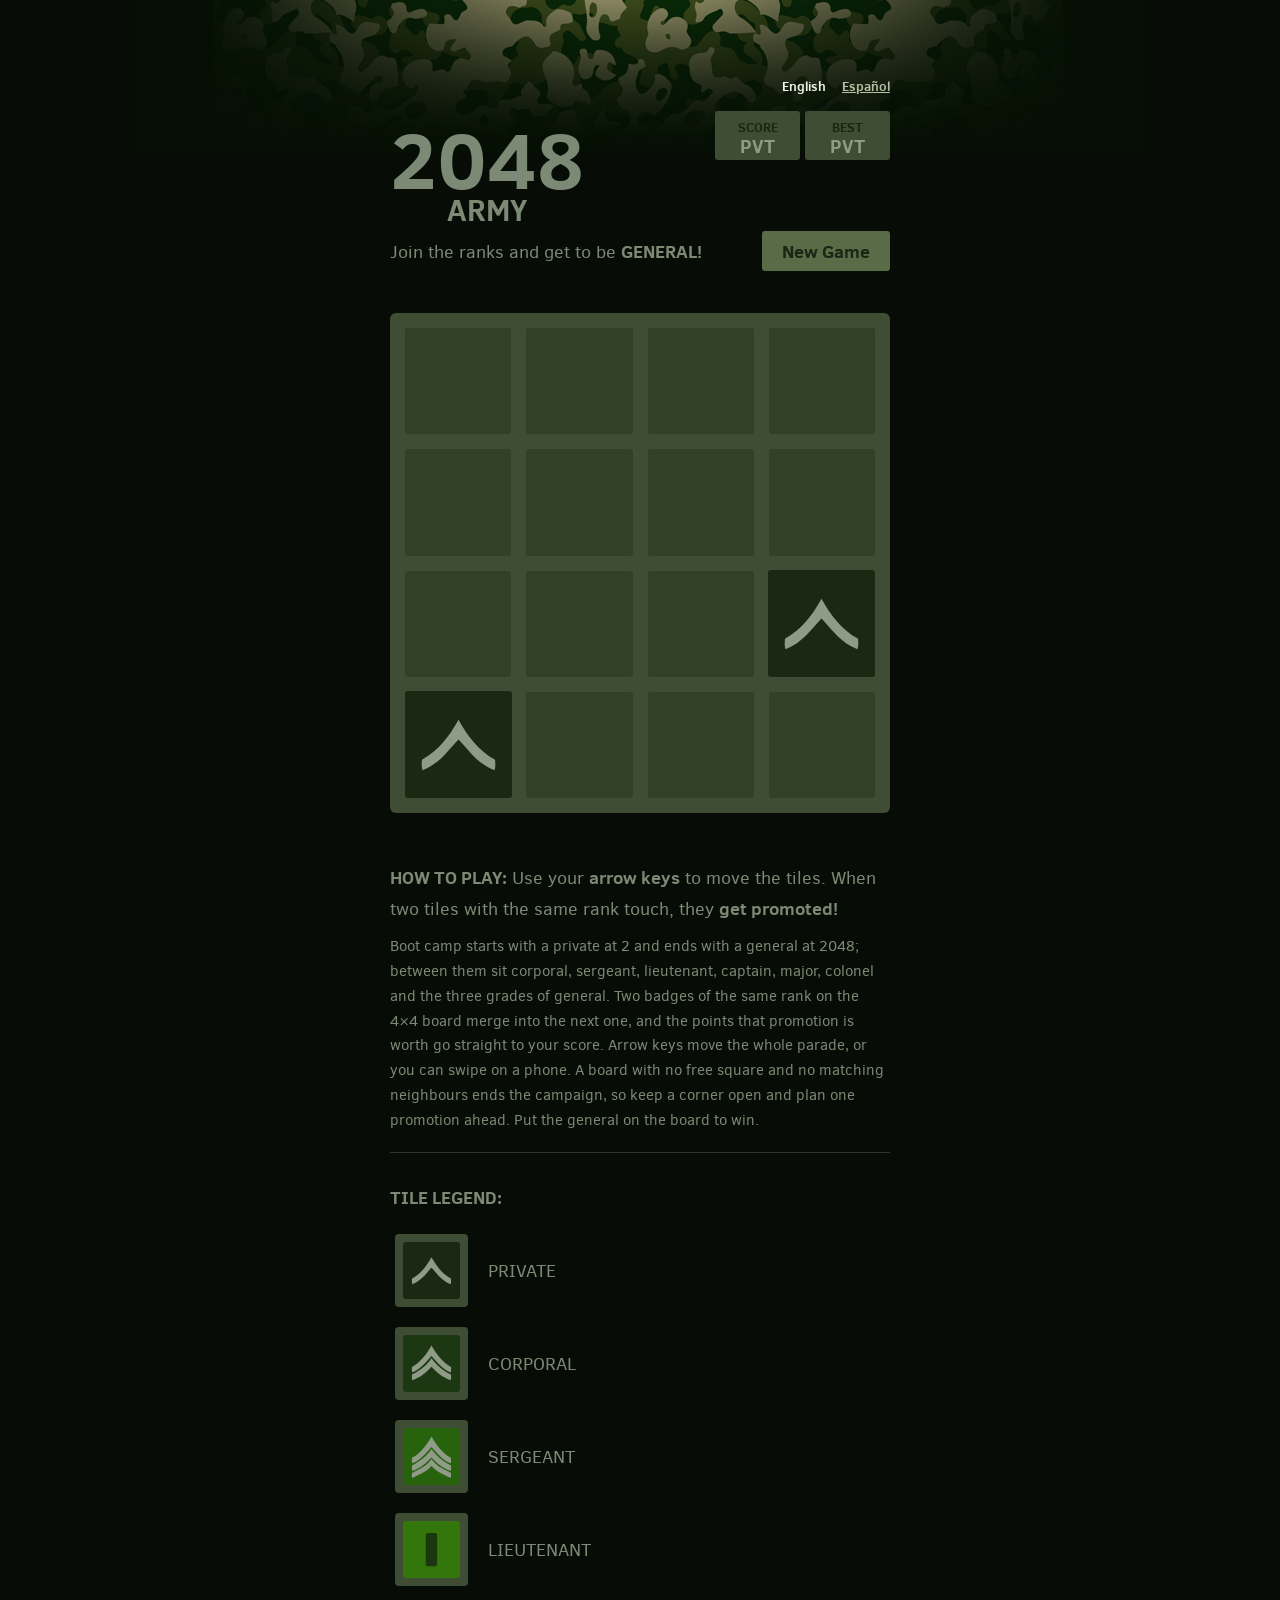
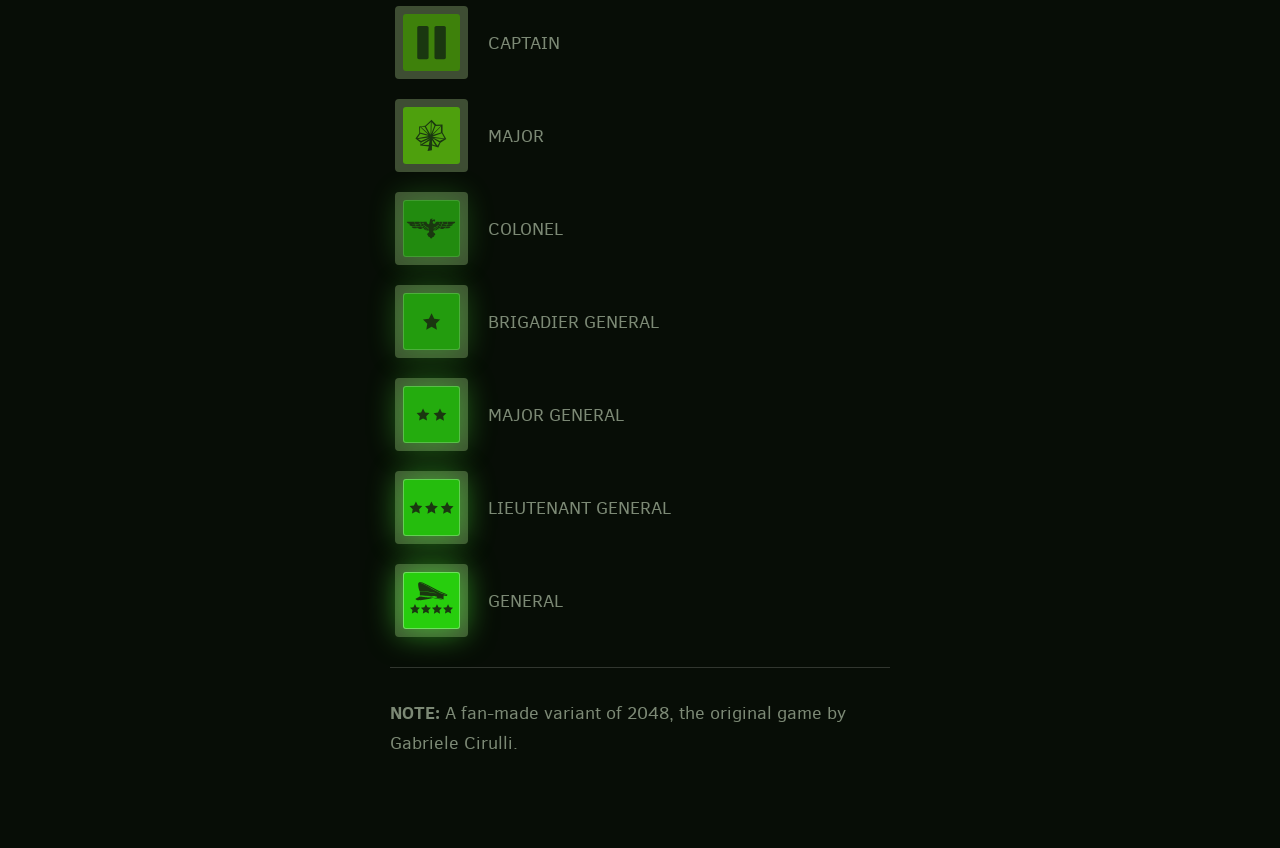
<file: index.html>
<!DOCTYPE html>
<html lang="en">
<head>
  <meta charset="utf-8">
  <title>2048 Army — climb the ranks to general</title>
  <meta name="description" content="Play 2048 Army: merge tiles of the same rank to climb from private to general, and keep the board from filling up with troops.">

  <link rel="canonical" href="https://tile2048.github.io/2048-ARMY/">
  <link rel="alternate" hreflang="en" href="https://tile2048.github.io/2048-ARMY/">
  <link rel="alternate" hreflang="es" href="https://tile2048.github.io/2048-ARMY/es/">
  <link rel="alternate" hreflang="x-default" href="https://tile2048.github.io/2048-ARMY/">

  <meta property="og:type" content="website">
  <meta property="og:title" content="2048 Army — climb the ranks to general">
  <meta property="og:description" content="Play 2048 Army: merge tiles of the same rank to climb from private to general, and keep the board from filling up with troops.">
  <meta property="og:url" content="https://tile2048.github.io/2048-ARMY/">
  <meta property="og:locale" content="en_US">
  <meta property="og:locale:alternate" content="es_ES">

  <link href="style/main.css" rel="stylesheet" type="text/css">
  <link rel="shortcut icon" href="favicon.ico">
  <link rel="apple-touch-icon" href="meta/apple-touch-icon.png">
  <meta name="apple-mobile-web-app-capable" content="yes">
  <meta name="apple-mobile-web-app-status-bar-style" content="black">

  <meta name="HandheldFriendly" content="True">
  <meta name="MobileOptimized" content="320">
  <meta name="viewport" content="width=device-width, target-densitydpi=160dpi, initial-scale=1.0, maximum-scale=1, user-scalable=no, minimal-ui">
  <meta name="format-detection" content="telephone=no" />

  <script type="application/ld+json">
  {
    "@context": "https://schema.org",
    "@type": "VideoGame",
    "name": "2048 Army",
    "inLanguage": "en",
    "url": "https://tile2048.github.io/2048-ARMY/",
    "description": "An army version of the 2048 sliding tile puzzle: merge equal ranks to climb from private to general."
  }
  </script>
</head>
<body>
  <div class="container">
    <nav class="lang-links"><span>English</span> <a href="es/" hreflang="es" lang="es">Español</a></nav>

    <div class="heading">
      <div class="scores-container">
        <div class="score-container">0</div>
        <div class="best-container">0</div>
      </div>
      <div class="title-container">
        <h1 class="title">2048<small>Army</small></h1>
      </div>
    </div>

    <div class="above-game">
      <p class="game-intro">Join the ranks and get to be <strong>GENERAL!</strong></p>
      <a class="restart-button">New Game</a>
    </div>

    <div class="game-container">
      <div class="game-message">
        <p></p>
        <div class="lower">
	        <a class="keep-playing-button">Keep going</a>
          <a class="retry-button">Try again</a>
          <div class="score-sharing"></div>
        </div>
      </div>

      <div class="grid-container">
        <div class="grid-row">
          <div class="grid-cell"></div>
          <div class="grid-cell"></div>
          <div class="grid-cell"></div>
          <div class="grid-cell"></div>
        </div>
        <div class="grid-row">
          <div class="grid-cell"></div>
          <div class="grid-cell"></div>
          <div class="grid-cell"></div>
          <div class="grid-cell"></div>
        </div>
        <div class="grid-row">
          <div class="grid-cell"></div>
          <div class="grid-cell"></div>
          <div class="grid-cell"></div>
          <div class="grid-cell"></div>
        </div>
        <div class="grid-row">
          <div class="grid-cell"></div>
          <div class="grid-cell"></div>
          <div class="grid-cell"></div>
          <div class="grid-cell"></div>
        </div>
      </div>

      <div class="tile-container">

      </div>
    </div>

    <p class="game-explanation">
      <strong class="important">How to play:</strong> Use your <strong>arrow keys</strong> to move the tiles. When two tiles with the same rank touch, they <strong>get promoted!</strong>
    </p>
    <p class="game-about">
      Boot camp starts with a private at 2 and ends with a general at 2048; between them sit corporal, sergeant, lieutenant, captain, major, colonel and the three grades of general. Two badges of the same rank on the 4×4 board merge into the next one, and the points that promotion is worth go straight to your score. Arrow keys move the whole parade, or you can swipe on a phone. A board with no free square and no matching neighbours ends the campaign, so keep a corner open and plan one promotion ahead. Put the general on the board to win.
    </p>
    <hr>
    <p class="tile-legend"><strong class="important">Tile Legend:</strong></p>
    <div class="legend-list">
      <div class="legend-row">
        <div class="legend-grid"><div class="legend-cell cell-2"><img src="style/img/2.svg" alt="private"></div></div>
        <p>private</p>
      </div>
      <div class="legend-row">
        <div class="legend-grid"><div class="legend-cell cell-4"><img src="style/img/4.svg" alt="corporal"></div></div>
        <p>corporal</p>
      </div>
      <div class="legend-row">
        <div class="legend-grid"><div class="legend-cell cell-8"><img src="style/img/8.svg" alt="sergeant"></div></div>
        <p>sergeant</p>
      </div>
      <div class="legend-row">
        <div class="legend-grid"><div class="legend-cell cell-16"><img src="style/img/16.svg" alt="lieutenant"></div></div>
        <p>lieutenant</p>
      </div>
      <div class="legend-row">
        <div class="legend-grid"><div class="legend-cell cell-32"><img src="style/img/32.svg" alt="captain"></div></div>
        <p>captain</p>
      </div>
      <div class="legend-row">
        <div class="legend-grid"><div class="legend-cell cell-64"><img src="style/img/64.svg" alt="major"></div></div>
        <p>major</p>
      </div>
      <div class="legend-row">
        <div class="legend-grid"><div class="legend-cell cell-128"><img src="style/img/128.svg" alt="colonel"></div></div>
        <p>colonel</p>
      </div>
      <div class="legend-row">
        <div class="legend-grid"><div class="legend-cell cell-256"><img src="style/img/256.svg" alt="brigadier general"></div></div>
        <p>brigadier general</p>
      </div>
      <div class="legend-row">
        <div class="legend-grid"><div class="legend-cell cell-512"><img src="style/img/512.svg" alt="major general"></div></div>
        <p>major general</p>
      </div>
      <div class="legend-row">
        <div class="legend-grid"><div class="legend-cell cell-1024"><img src="style/img/1024.svg" alt="lieutenant general"></div></div>
        <p>lieutenant general</p>
      </div>
      <div class="legend-row">
        <div class="legend-grid"><div class="legend-cell cell-2048"><img src="style/img/2048.svg" alt="general"></div></div>
        <p>general</p>
      </div>
    </div>
    <hr>
    <p class="disclaimer">
    <strong class="important">Note:</strong> A fan-made variant of 2048, the original game by Gabriele Cirulli.
    </p>
  </div>

  <script src="js/bind_polyfill.js"></script>
  <script src="js/classlist_polyfill.js"></script>
  <script src="js/animframe_polyfill.js"></script>
  <script>
    // Assets and sentences of this page. The Spanish page sets ../ and its own words.
    window.GAME_ROOT = "";

    // Text that only appears once a game is running, in the language of this page.
    window.PAGE_STRINGS = {
      "game-won": "You win!",
      "game-over": "Game over!",
      "tweet1": "I scored \"",
      "tweet2": "\" at 2048-ARMY #2048game",
      "2": "private",
      "4": "corporal",
      "8": "sergeant",
      "16": "lieutenant",
      "32": "captain",
      "64": "major",
      "128": "colonel",
      "256": "brigadier general",
      "512": "major general",
      "1024": "lieutenant general",
      "2048": "general",
      "s0": "PVT",
      "s2": "PVT",
      "s4": "CPL",
      "s8": "SGT",
      "s16": "Lt",
      "s32": "CPT",
      "s64": "Maj",
      "s128": "Col",
      "s256": "Brig.Gen",
      "s512": "Maj.Gen",
      "s1024": "Lt.Gen",
      "s2048": "Gen"
    };

    function Localize(key) {
      var name = String(key);
      if (window.PAGE_STRINGS.hasOwnProperty(name)) return window.PAGE_STRINGS[name];
      // Scores that no longer sit on a tile fall back to the plain number.
      if (name.charAt(0) === "s" && window.PAGE_STRINGS.hasOwnProperty(name.slice(1))) {
        return window.PAGE_STRINGS[name.slice(1)];
      }
      return name;
    }
  </script>
  <script src="js/keyboard_input_manager.js"></script>
  <script src="js/html_actuator.js"></script>
  <script src="js/grid.js"></script>
  <script src="js/tile.js"></script>
  <script src="js/local_storage_manager.js"></script>
  <script src="js/game_manager.js"></script>
  <script src="js/application.js"></script>
  <script>
    window.twttr = (function (d,s,id) {
      var t, js, fjs = d.getElementsByTagName(s)[0];
      if (d.getElementById(id)) return; js=d.createElement(s); js.id=id;
      js.src="https://platform.twitter.com/widgets.js"; fjs.parentNode.insertBefore(js, fjs);
      return window.twttr || (t = { _e: [], ready: function(f){ t._e.push(f) } });
    }(document, "script", "twitter-wjs"));
  </script>
  <script type='module' src='https://static.cloudflareinsights.com/beacon.min.js' data-cf-beacon='{"token": "ac91dead76b643889e88ca2612f285b2"}'></script>
</body>
</html>
</file>
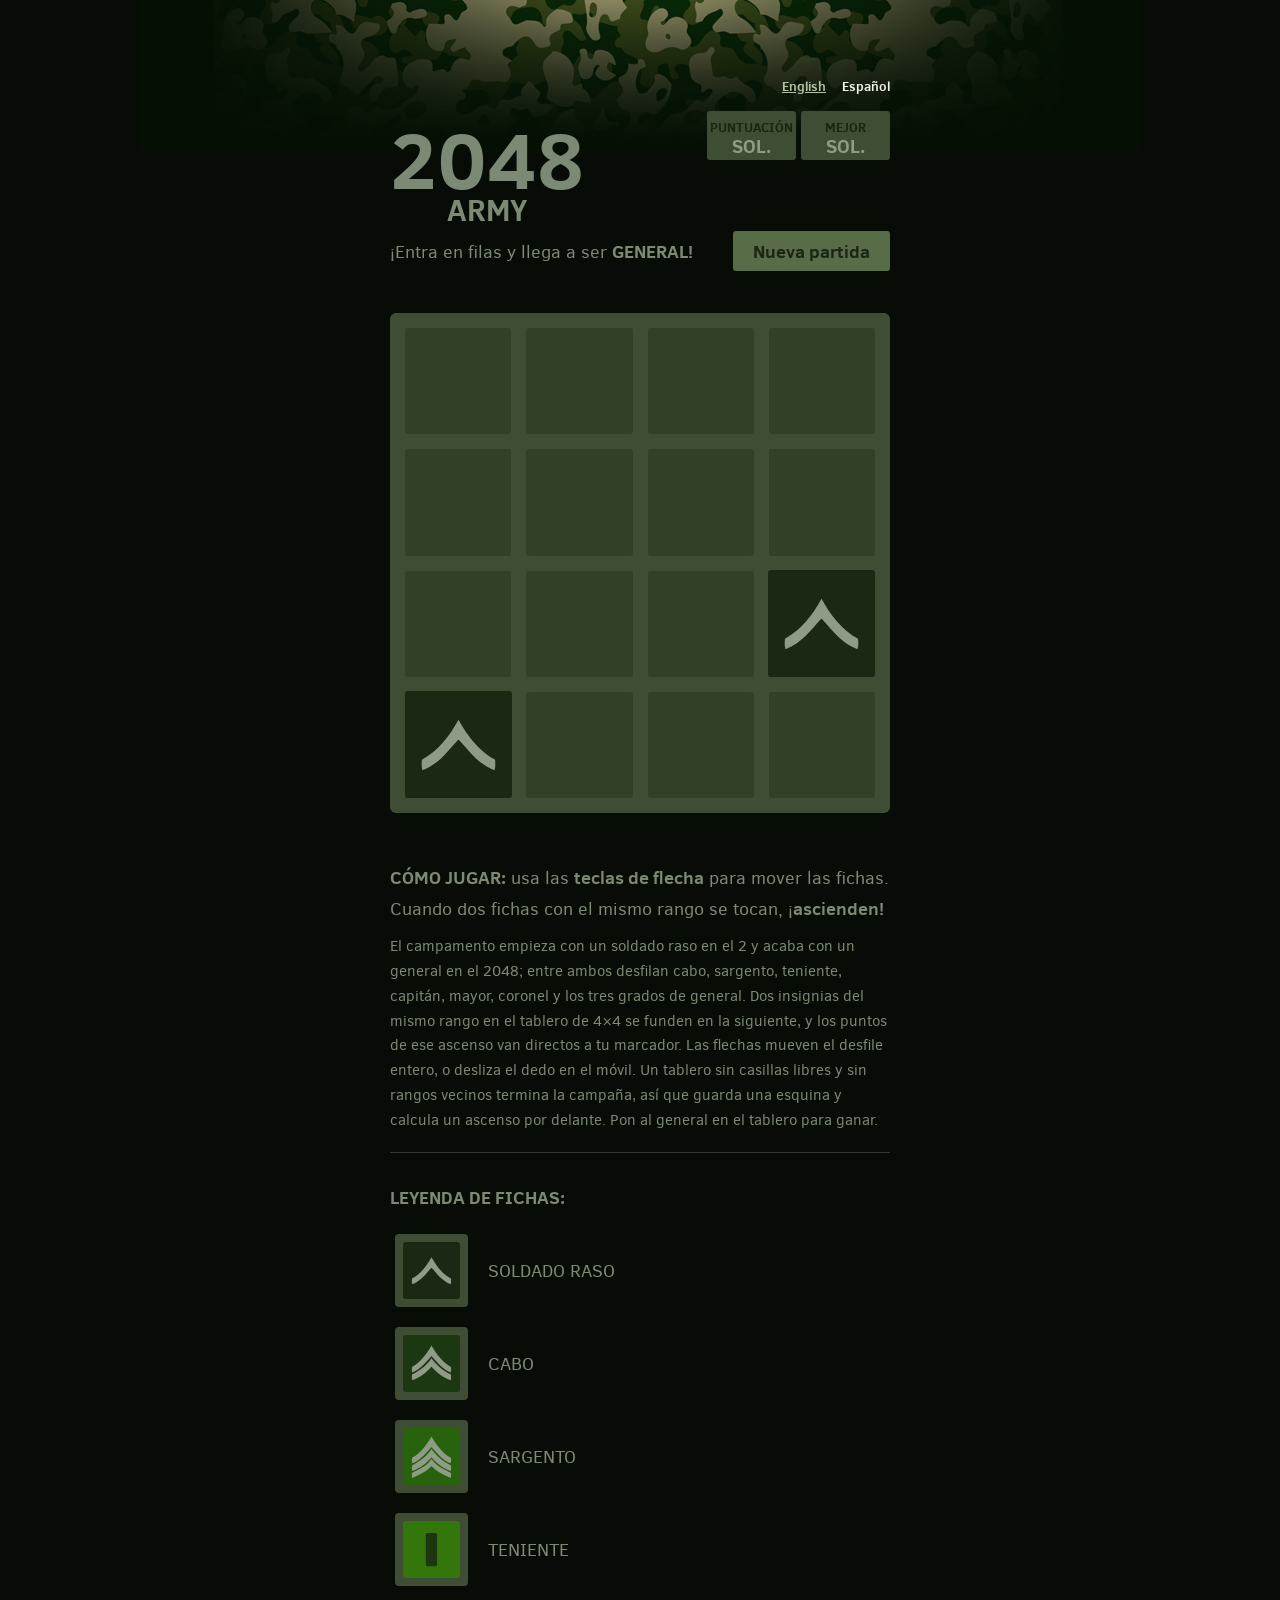
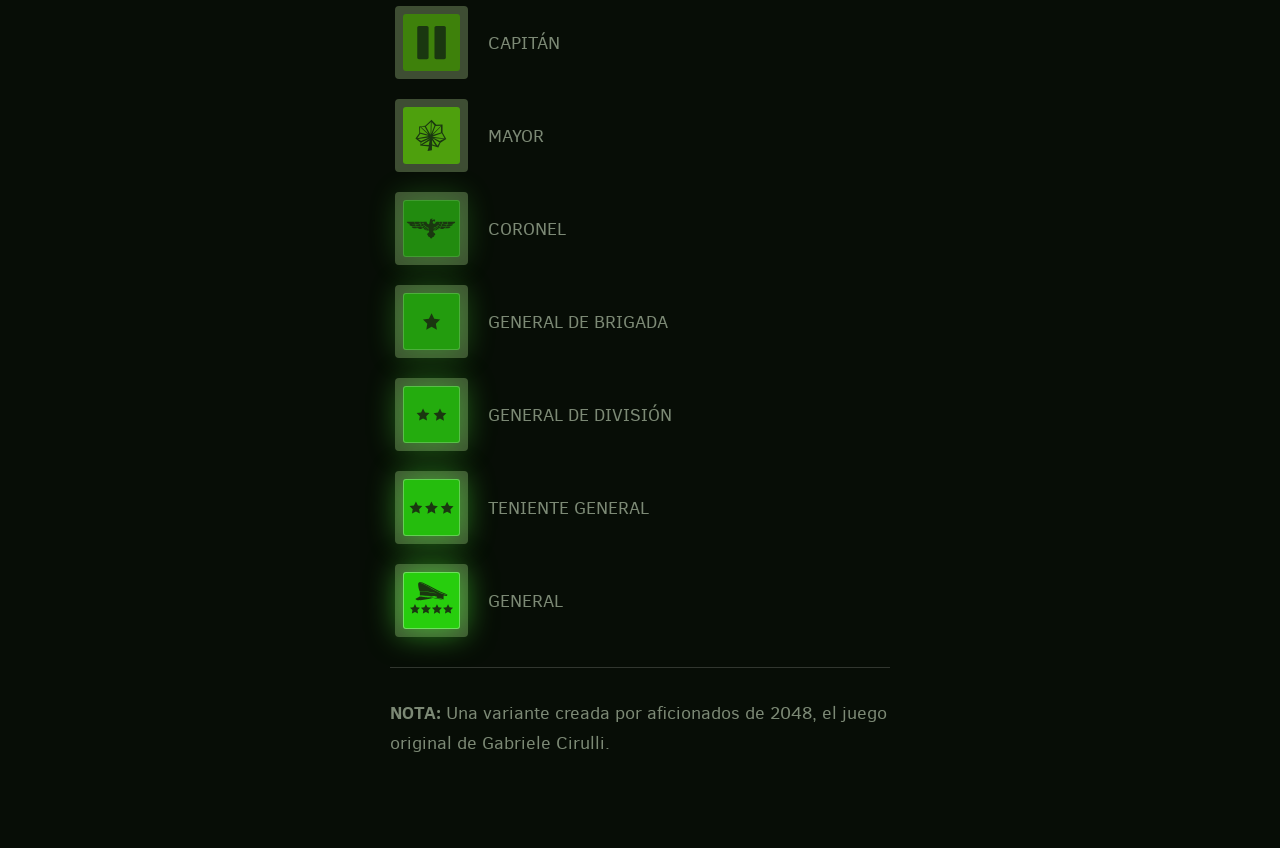
<file: es/index.html>
<!DOCTYPE html>
<html lang="es">
<head>
  <meta charset="utf-8">
  <title>2048 Army — asciende de soldado raso a general</title>
  <meta name="description" content="Juega a 2048 Army: une fichas del mismo rango para ascender de soldado raso a general y evita que el tablero se llene de tropa.">

  <link rel="canonical" href="https://tile2048.github.io/2048-ARMY/es/">
  <link rel="alternate" hreflang="en" href="https://tile2048.github.io/2048-ARMY/">
  <link rel="alternate" hreflang="es" href="https://tile2048.github.io/2048-ARMY/es/">
  <link rel="alternate" hreflang="x-default" href="https://tile2048.github.io/2048-ARMY/">

  <meta property="og:type" content="website">
  <meta property="og:title" content="2048 Army — asciende de soldado raso a general">
  <meta property="og:description" content="Juega a 2048 Army: une fichas del mismo rango para ascender de soldado raso a general y evita que el tablero se llene de tropa.">
  <meta property="og:url" content="https://tile2048.github.io/2048-ARMY/es/">
  <meta property="og:locale" content="es_ES">
  <meta property="og:locale:alternate" content="en_US">

  <link href="../style/main.css" rel="stylesheet" type="text/css">
  <link rel="shortcut icon" href="../favicon.ico">
  <link rel="apple-touch-icon" href="../meta/apple-touch-icon.png">
  <meta name="apple-mobile-web-app-capable" content="yes">
  <meta name="apple-mobile-web-app-status-bar-style" content="black">

  <meta name="HandheldFriendly" content="True">
  <meta name="MobileOptimized" content="320">
  <meta name="viewport" content="width=device-width, target-densitydpi=160dpi, initial-scale=1.0, maximum-scale=1, user-scalable=no, minimal-ui">
  <meta name="format-detection" content="telephone=no" />

  <script type="application/ld+json">
  {
    "@context": "https://schema.org",
    "@type": "VideoGame",
    "name": "2048 Army",
    "inLanguage": "es",
    "url": "https://tile2048.github.io/2048-ARMY/es/",
    "description": "Versión militar del puzle de fichas 2048: une rangos iguales para ascender de soldado raso a general."
  }
  </script>
</head>
<body>
  <div class="container">
    <nav class="lang-links"><a href="../" hreflang="en" lang="en">English</a> <span>Español</span></nav>

    <div class="heading">
      <div class="scores-container">
        <div class="score-container">0</div>
        <div class="best-container">0</div>
      </div>
      <div class="title-container">
        <h1 class="title">2048<small>Army</small></h1>
      </div>
    </div>

    <div class="above-game">
      <p class="game-intro">¡Entra en filas y llega a ser <strong>GENERAL!</strong></p>
      <a class="restart-button">Nueva partida</a>
    </div>

    <div class="game-container">
      <div class="game-message">
        <p></p>
        <div class="lower">
	        <a class="keep-playing-button">Seguir jugando</a>
          <a class="retry-button">Reintentar</a>
          <div class="score-sharing"></div>
        </div>
      </div>

      <div class="grid-container">
        <div class="grid-row">
          <div class="grid-cell"></div>
          <div class="grid-cell"></div>
          <div class="grid-cell"></div>
          <div class="grid-cell"></div>
        </div>
        <div class="grid-row">
          <div class="grid-cell"></div>
          <div class="grid-cell"></div>
          <div class="grid-cell"></div>
          <div class="grid-cell"></div>
        </div>
        <div class="grid-row">
          <div class="grid-cell"></div>
          <div class="grid-cell"></div>
          <div class="grid-cell"></div>
          <div class="grid-cell"></div>
        </div>
        <div class="grid-row">
          <div class="grid-cell"></div>
          <div class="grid-cell"></div>
          <div class="grid-cell"></div>
          <div class="grid-cell"></div>
        </div>
      </div>

      <div class="tile-container">

      </div>
    </div>

    <p class="game-explanation">
      <strong class="important">Cómo jugar:</strong> usa las <strong>teclas de flecha</strong> para mover las fichas. Cuando dos fichas con el mismo rango se tocan, ¡<strong>ascienden!</strong>
    </p>
    <p class="game-about">
      El campamento empieza con un soldado raso en el 2 y acaba con un general en el 2048; entre ambos desfilan cabo, sargento, teniente, capitán, mayor, coronel y los tres grados de general. Dos insignias del mismo rango en el tablero de 4×4 se funden en la siguiente, y los puntos de ese ascenso van directos a tu marcador. Las flechas mueven el desfile entero, o desliza el dedo en el móvil. Un tablero sin casillas libres y sin rangos vecinos termina la campaña, así que guarda una esquina y calcula un ascenso por delante. Pon al general en el tablero para ganar.
    </p>
    <hr>
    <p class="tile-legend"><strong class="important">Leyenda de fichas:</strong></p>
    <div class="legend-list">
      <div class="legend-row">
        <div class="legend-grid"><div class="legend-cell cell-2"><img src="../style/img/2.svg" alt="soldado raso"></div></div>
        <p>soldado raso</p>
      </div>
      <div class="legend-row">
        <div class="legend-grid"><div class="legend-cell cell-4"><img src="../style/img/4.svg" alt="cabo"></div></div>
        <p>cabo</p>
      </div>
      <div class="legend-row">
        <div class="legend-grid"><div class="legend-cell cell-8"><img src="../style/img/8.svg" alt="sargento"></div></div>
        <p>sargento</p>
      </div>
      <div class="legend-row">
        <div class="legend-grid"><div class="legend-cell cell-16"><img src="../style/img/16.svg" alt="teniente"></div></div>
        <p>teniente</p>
      </div>
      <div class="legend-row">
        <div class="legend-grid"><div class="legend-cell cell-32"><img src="../style/img/32.svg" alt="capitán"></div></div>
        <p>capitán</p>
      </div>
      <div class="legend-row">
        <div class="legend-grid"><div class="legend-cell cell-64"><img src="../style/img/64.svg" alt="mayor"></div></div>
        <p>mayor</p>
      </div>
      <div class="legend-row">
        <div class="legend-grid"><div class="legend-cell cell-128"><img src="../style/img/128.svg" alt="coronel"></div></div>
        <p>coronel</p>
      </div>
      <div class="legend-row">
        <div class="legend-grid"><div class="legend-cell cell-256"><img src="../style/img/256.svg" alt="general de brigada"></div></div>
        <p>general de brigada</p>
      </div>
      <div class="legend-row">
        <div class="legend-grid"><div class="legend-cell cell-512"><img src="../style/img/512.svg" alt="general de división"></div></div>
        <p>general de división</p>
      </div>
      <div class="legend-row">
        <div class="legend-grid"><div class="legend-cell cell-1024"><img src="../style/img/1024.svg" alt="teniente general"></div></div>
        <p>teniente general</p>
      </div>
      <div class="legend-row">
        <div class="legend-grid"><div class="legend-cell cell-2048"><img src="../style/img/2048.svg" alt="general"></div></div>
        <p>general</p>
      </div>
    </div>
    <hr>
    <p class="disclaimer">
    <strong class="important">Nota:</strong> Una variante creada por aficionados de 2048, el juego original de Gabriele Cirulli.
    </p>
  </div>

  <script src="../js/bind_polyfill.js"></script>
  <script src="../js/classlist_polyfill.js"></script>
  <script src="../js/animframe_polyfill.js"></script>
  <script>
    // Assets and sentences of this page. The English page sits at the repo root.
    window.GAME_ROOT = "../";

    // Text that only appears once a game is running, in the language of this page.
    window.PAGE_STRINGS = {
      "game-won": "¡Ganaste!",
      "game-over": "¡Fin del juego!",
      "tweet1": "Conseguí \"",
      "tweet2": "\" en 2048-ARMY #2048game",
      "2": "soldado raso",
      "4": "cabo",
      "8": "sargento",
      "16": "teniente",
      "32": "capitán",
      "64": "mayor",
      "128": "coronel",
      "256": "general de brigada",
      "512": "general de división",
      "1024": "teniente general",
      "2048": "general",
      "s0": "Sol.",
      "s2": "Sol.",
      "s4": "Cbo.",
      "s8": "Sgto.",
      "s16": "Tte.",
      "s32": "Cptn.",
      "s64": "Myr.",
      "s128": "Cnel.",
      "s256": "Gral.Brig.",
      "s512": "Gral.Div.",
      "s1024": "Tte.Gral.",
      "s2048": "Gral."
    };

    function Localize(key) {
      var name = String(key);
      if (window.PAGE_STRINGS.hasOwnProperty(name)) return window.PAGE_STRINGS[name];
      // Scores that no longer sit on a tile fall back to the plain number.
      if (name.charAt(0) === "s" && window.PAGE_STRINGS.hasOwnProperty(name.slice(1))) {
        return window.PAGE_STRINGS[name.slice(1)];
      }
      return name;
    }
  </script>
  <script src="../js/keyboard_input_manager.js"></script>
  <script src="../js/html_actuator.js"></script>
  <script src="../js/grid.js"></script>
  <script src="../js/tile.js"></script>
  <script src="../js/local_storage_manager.js"></script>
  <script src="../js/game_manager.js"></script>
  <script src="../js/application.js"></script>
  <script>
    window.twttr = (function (d,s,id) {
      var t, js, fjs = d.getElementsByTagName(s)[0];
      if (d.getElementById(id)) return; js=d.createElement(s); js.id=id;
      js.src="https://platform.twitter.com/widgets.js"; fjs.parentNode.insertBefore(js, fjs);
      return window.twttr || (t = { _e: [], ready: function(f){ t._e.push(f) } });
    }(document, "script", "twitter-wjs"));
  </script>
  <script type='module' src='https://static.cloudflareinsights.com/beacon.min.js' data-cf-beacon='{"token": "ac91dead76b643889e88ca2612f285b2"}'></script>
</body>
</html>
</file>
<file: style/main.css>
@import url(fonts/clear-sans.css);
html, body {
  margin: 0;
  padding: 0;
  background-color: #070D06;
  color: #7c8975;
  font-family: "Clear Sans", "Helvetica Neue", Arial, sans-serif;
  font-size: 18px; }

body {
  padding: 80px 0;
  background-image: url(img/top-bg.jpg);
  background-position: top center;
  background-repeat: no-repeat; }

.heading:after {
  content: "";
  display: block;
  clear: both; }

h1.title {
  font-size: 80px;
  font-weight: bold;
  margin: 0;
  display: block;
  float: left; }
  h1.title small {
    position: absolute;
    width: 100%;
    bottom: 0;
    left: 0;
    text-transform: uppercase;
    font-size: 30px;
    line-height: 30px;
    text-align: center;
    font-weight: bold; }

.title-container {
  position: relative;
  display: inline-block;
  padding-bottom: 10px; }

@-webkit-keyframes move-up {
  0% {
    top: 25px;
    opacity: 1; }

  100% {
    top: -50px;
    opacity: 0; } }
@-moz-keyframes move-up {
  0% {
    top: 25px;
    opacity: 1; }

  100% {
    top: -50px;
    opacity: 0; } }
@keyframes move-up {
  0% {
    top: 25px;
    opacity: 1; }

  100% {
    top: -50px;
    opacity: 0; } }
.scores-container {
  float: right;
  text-align: right; }

.score-container, .best-container {
  position: relative;
  display: inline-block;
  background: #3e4d33;
  padding: 15px 25px;
  font-size: 19px;
  text-transform: uppercase;
  height: 19px;
  line-height: 41px;
  font-weight: bold;
  border-radius: 3px;
  color: #8e9c85;
  margin-top: 8px;
  text-align: center; }
  .score-container:after, .best-container:after {
    position: absolute;
    width: 100%;
    top: 10px;
    left: 0;
    text-transform: uppercase;
    font-size: 13px;
    line-height: 13px;
    text-align: center;
    color: #1a2513; }
  .score-container .score-addition, .best-container .score-addition {
    position: absolute;
    right: 30px;
    color: red;
    font-size: 19px;
    line-height: 19px;
    font-weight: bold;
    color: rgba(124, 137, 117, 0.9);
    z-index: 100;
    -webkit-animation: move-up 600ms ease-in;
    -moz-animation: move-up 600ms ease-in;
    animation: move-up 600ms ease-in;
    -webkit-animation-fill-mode: both;
    -moz-animation-fill-mode: both;
    animation-fill-mode: both; }

.score-container:after {
  content: "Score"; }

.best-container:after {
  content: "Best"; }

p {
  margin-top: 0;
  margin-bottom: 10px;
  line-height: 1.65; }

a {
  color: #7c8975;
  font-weight: bold;
  text-decoration: underline;
  cursor: pointer; }

strong.important {
  text-transform: uppercase; }

hr {
  border: none;
  border-bottom: 1px solid #31362f;
  margin-top: 20px;
  margin-bottom: 30px; }

.container {
  width: 500px;
  margin: 0 auto; }

@-webkit-keyframes fade-in {
  0% {
    opacity: 0; }

  100% {
    opacity: 1; } }
@-moz-keyframes fade-in {
  0% {
    opacity: 0; }

  100% {
    opacity: 1; } }
@keyframes fade-in {
  0% {
    opacity: 0; }

  100% {
    opacity: 1; } }
.game-container {
  margin-top: 40px;
  position: relative;
  padding: 15px;
  cursor: default;
  -webkit-touch-callout: none;
  -ms-touch-callout: none;
  -webkit-user-select: none;
  -moz-user-select: none;
  -ms-user-select: none;
  -ms-touch-action: none;
  touch-action: none;
  background: #3e4d33;
  border-radius: 6px;
  width: 500px;
  height: 500px;
  -webkit-box-sizing: border-box;
  -moz-box-sizing: border-box;
  box-sizing: border-box; }
  .game-container .game-message {
    display: none;
    position: absolute;
    top: 0;
    right: 0;
    bottom: 0;
    left: 0;
    background: rgba(27, 40, 19, 0.7);
    z-index: 100;
    text-align: center;
    -webkit-animation: fade-in 800ms ease 1200ms;
    -moz-animation: fade-in 800ms ease 1200ms;
    animation: fade-in 800ms ease 1200ms;
    -webkit-animation-fill-mode: both;
    -moz-animation-fill-mode: both;
    animation-fill-mode: both; }
    .game-container .game-message p {
      font-size: 60px;
      font-weight: bold;
      height: 60px;
      line-height: 60px;
      margin-top: 222px; }
    .game-container .game-message .lower {
      display: block;
      margin-top: 59px; }
    .game-container .game-message a {
      display: inline-block;
      background: #576c47;
      border-radius: 3px;
      padding: 0 20px;
      text-decoration: none;
      color: #1a2513;
      height: 40px;
      line-height: 42px;
      margin-left: 9px; }
      .game-container .game-message a.keep-playing-button {
        display: none; }
    .game-container .game-message .score-sharing {
      display: inline-block;
      vertical-align: middle;
      margin-left: 10px; }
    .game-container .game-message.game-won {
      background: rgba(39, 206, 13, 0.5);
      color: #8e9c85; }
      .game-container .game-message.game-won a.keep-playing-button {
        display: inline-block; }
    .game-container .game-message.game-won, .game-container .game-message.game-over {
      display: block; }

.grid-container {
  position: absolute;
  z-index: 1; }

.grid-row {
  margin-bottom: 15px; }
  .grid-row:last-child {
    margin-bottom: 0; }
  .grid-row:after {
    content: "";
    display: block;
    clear: both; }

.grid-cell {
  width: 106.25px;
  height: 106.25px;
  margin-right: 15px;
  float: left;
  border-radius: 3px;
  background: rgba(27, 40, 19, 0.35); }
  .grid-cell:last-child {
    margin-right: 0; }

.tile-container {
  position: absolute;
  z-index: 2; }

.tile, .tile .tile-inner {
  width: 107px;
  height: 107px;
  line-height: 116.25px; }
.tile.tile-position-1-1 {
  -webkit-transform: translate(0px, 0px);
  -moz-transform: translate(0px, 0px);
  transform: translate(0px, 0px); }
.tile.tile-position-1-2 {
  -webkit-transform: translate(0px, 121px);
  -moz-transform: translate(0px, 121px);
  transform: translate(0px, 121px); }
.tile.tile-position-1-3 {
  -webkit-transform: translate(0px, 242px);
  -moz-transform: translate(0px, 242px);
  transform: translate(0px, 242px); }
.tile.tile-position-1-4 {
  -webkit-transform: translate(0px, 363px);
  -moz-transform: translate(0px, 363px);
  transform: translate(0px, 363px); }
.tile.tile-position-2-1 {
  -webkit-transform: translate(121px, 0px);
  -moz-transform: translate(121px, 0px);
  transform: translate(121px, 0px); }
.tile.tile-position-2-2 {
  -webkit-transform: translate(121px, 121px);
  -moz-transform: translate(121px, 121px);
  transform: translate(121px, 121px); }
.tile.tile-position-2-3 {
  -webkit-transform: translate(121px, 242px);
  -moz-transform: translate(121px, 242px);
  transform: translate(121px, 242px); }
.tile.tile-position-2-4 {
  -webkit-transform: translate(121px, 363px);
  -moz-transform: translate(121px, 363px);
  transform: translate(121px, 363px); }
.tile.tile-position-3-1 {
  -webkit-transform: translate(242px, 0px);
  -moz-transform: translate(242px, 0px);
  transform: translate(242px, 0px); }
.tile.tile-position-3-2 {
  -webkit-transform: translate(242px, 121px);
  -moz-transform: translate(242px, 121px);
  transform: translate(242px, 121px); }
.tile.tile-position-3-3 {
  -webkit-transform: translate(242px, 242px);
  -moz-transform: translate(242px, 242px);
  transform: translate(242px, 242px); }
.tile.tile-position-3-4 {
  -webkit-transform: translate(242px, 363px);
  -moz-transform: translate(242px, 363px);
  transform: translate(242px, 363px); }
.tile.tile-position-4-1 {
  -webkit-transform: translate(363px, 0px);
  -moz-transform: translate(363px, 0px);
  transform: translate(363px, 0px); }
.tile.tile-position-4-2 {
  -webkit-transform: translate(363px, 121px);
  -moz-transform: translate(363px, 121px);
  transform: translate(363px, 121px); }
.tile.tile-position-4-3 {
  -webkit-transform: translate(363px, 242px);
  -moz-transform: translate(363px, 242px);
  transform: translate(363px, 242px); }
.tile.tile-position-4-4 {
  -webkit-transform: translate(363px, 363px);
  -moz-transform: translate(363px, 363px);
  transform: translate(363px, 363px); }

.tile {
  position: absolute;
  -webkit-transition: 100ms ease-in-out;
  -moz-transition: 100ms ease-in-out;
  transition: 100ms ease-in-out;
  -webkit-transition-property: -webkit-transform;
  -moz-transition-property: -moz-transform;
  transition-property: transform; }
  .tile .tile-inner {
    border-radius: 3px;
    background: #1b2813;
    text-align: center;
    font-weight: bold;
    z-index: 10;
    font-size: 55px; }
    .tile .tile-inner img {
      width: 100%;
      height: 100%; }
  .tile.tile-2 .tile-inner {
    background: #1b2813;
    box-shadow: 0 0 30px 10px rgba(79, 242, 53, 0), inset 0 0 0 1px rgba(255, 255, 255, 0); }
  .tile.tile-4 .tile-inner {
    background: #1c3812;
    box-shadow: 0 0 30px 10px rgba(79, 242, 53, 0), inset 0 0 0 1px rgba(255, 255, 255, 0); }
  .tile.tile-8 .tile-inner {
    color: #8e9c85;
    background: #27620d; }
  .tile.tile-16 .tile-inner {
    color: #8e9c85;
    background: #33760c; }
  .tile.tile-32 .tile-inner {
    color: #8e9c85;
    background: #3e810b; }
  .tile.tile-64 .tile-inner {
    color: #8e9c85;
    background: #4ea00d; }
  .tile.tile-128 .tile-inner {
    color: #8e9c85;
    background: #228b0f;
    box-shadow: 0 0 30px 10px rgba(79, 242, 53, 0.2381), inset 0 0 0 1px rgba(255, 255, 255, 0.14286);
    font-size: 45px; }
    @media screen and (max-width: 520px) {
      .tile.tile-128 .tile-inner {
        font-size: 25px; } }
  .tile.tile-256 .tile-inner {
    color: #8e9c85;
    background: #239c0e;
    box-shadow: 0 0 30px 10px rgba(79, 242, 53, 0.31746), inset 0 0 0 1px rgba(255, 255, 255, 0.19048);
    font-size: 45px; }
    @media screen and (max-width: 520px) {
      .tile.tile-256 .tile-inner {
        font-size: 25px; } }
  .tile.tile-512 .tile-inner {
    color: #8e9c85;
    background: #24ac0e;
    box-shadow: 0 0 30px 10px rgba(79, 242, 53, 0.39683), inset 0 0 0 1px rgba(255, 255, 255, 0.2381);
    font-size: 45px; }
    @media screen and (max-width: 520px) {
      .tile.tile-512 .tile-inner {
        font-size: 25px; } }
  .tile.tile-1024 .tile-inner {
    color: #8e9c85;
    background: #25bd0d;
    box-shadow: 0 0 30px 10px rgba(79, 242, 53, 0.47619), inset 0 0 0 1px rgba(255, 255, 255, 0.28571);
    font-size: 35px; }
    @media screen and (max-width: 520px) {
      .tile.tile-1024 .tile-inner {
        font-size: 15px; } }
  .tile.tile-2048 .tile-inner {
    color: #8e9c85;
    background: #27ce0d;
    box-shadow: 0 0 30px 10px rgba(79, 242, 53, 0.55556), inset 0 0 0 1px rgba(255, 255, 255, 0.33333);
    font-size: 35px; }
    @media screen and (max-width: 520px) {
      .tile.tile-2048 .tile-inner {
        font-size: 15px; } }
  .tile.tile-super .tile-inner {
    color: #8e9c85;
    background: #323a31;
    font-size: 30px; }
    @media screen and (max-width: 520px) {
      .tile.tile-super .tile-inner {
        font-size: 10px; } }

@-webkit-keyframes appear {
  0% {
    opacity: 0;
    -webkit-transform: scale(0);
    -moz-transform: scale(0);
    transform: scale(0); }

  100% {
    opacity: 1;
    -webkit-transform: scale(1);
    -moz-transform: scale(1);
    transform: scale(1); } }
@-moz-keyframes appear {
  0% {
    opacity: 0;
    -webkit-transform: scale(0);
    -moz-transform: scale(0);
    transform: scale(0); }

  100% {
    opacity: 1;
    -webkit-transform: scale(1);
    -moz-transform: scale(1);
    transform: scale(1); } }
@keyframes appear {
  0% {
    opacity: 0;
    -webkit-transform: scale(0);
    -moz-transform: scale(0);
    transform: scale(0); }

  100% {
    opacity: 1;
    -webkit-transform: scale(1);
    -moz-transform: scale(1);
    transform: scale(1); } }
.tile-new .tile-inner {
  -webkit-animation: appear 200ms ease 100ms;
  -moz-animation: appear 200ms ease 100ms;
  animation: appear 200ms ease 100ms;
  -webkit-animation-fill-mode: backwards;
  -moz-animation-fill-mode: backwards;
  animation-fill-mode: backwards; }

@-webkit-keyframes pop {
  0% {
    -webkit-transform: scale(0);
    -moz-transform: scale(0);
    transform: scale(0); }

  50% {
    -webkit-transform: scale(1.2);
    -moz-transform: scale(1.2);
    transform: scale(1.2); }

  100% {
    -webkit-transform: scale(1);
    -moz-transform: scale(1);
    transform: scale(1); } }
@-moz-keyframes pop {
  0% {
    -webkit-transform: scale(0);
    -moz-transform: scale(0);
    transform: scale(0); }

  50% {
    -webkit-transform: scale(1.2);
    -moz-transform: scale(1.2);
    transform: scale(1.2); }

  100% {
    -webkit-transform: scale(1);
    -moz-transform: scale(1);
    transform: scale(1); } }
@keyframes pop {
  0% {
    -webkit-transform: scale(0);
    -moz-transform: scale(0);
    transform: scale(0); }

  50% {
    -webkit-transform: scale(1.2);
    -moz-transform: scale(1.2);
    transform: scale(1.2); }

  100% {
    -webkit-transform: scale(1);
    -moz-transform: scale(1);
    transform: scale(1); } }
.tile-merged .tile-inner {
  z-index: 20;
  -webkit-animation: pop 200ms ease 100ms;
  -moz-animation: pop 200ms ease 100ms;
  animation: pop 200ms ease 100ms;
  -webkit-animation-fill-mode: backwards;
  -moz-animation-fill-mode: backwards;
  animation-fill-mode: backwards; }

.above-game:after {
  content: "";
  display: block;
  clear: both; }

.game-intro {
  float: left;
  line-height: 42px;
  margin-bottom: 0; }

.restart-button {
  display: inline-block;
  background: #576c47;
  border-radius: 3px;
  padding: 0 20px;
  text-decoration: none;
  color: #1a2513;
  height: 40px;
  line-height: 42px;
  display: block;
  text-align: center;
  float: right; }

.game-explanation {
  margin-top: 50px; }

@media screen and (max-width: 520px) {
  html, body {
    font-size: 15px; }

  body {
    margin: 20px 0;
    padding: 0 20px; }

  h1.title {
    font-size: 27px;
    margin-top: 15px; }
  h1.title small {
    font-size: 14px;
    line-height: 16px; }

  .container {
    width: 280px;
    margin: 0 auto; }

  .score-container, .best-container {
    margin-top: 0;
    padding: 15px 10px;
    min-width: 40px; }

  .heading {
    margin-bottom: 10px; }

  .game-intro {
    width: 55%;
    display: block;
    box-sizing: border-box;
    line-height: 1.65; }

  .restart-button {
    width: 42%;
    padding: 0;
    display: block;
    box-sizing: border-box;
    margin-top: 2px; }

  .game-container {
    margin-top: 17px;
    position: relative;
    padding: 10px;
    cursor: default;
    -webkit-touch-callout: none;
    -ms-touch-callout: none;
    -webkit-user-select: none;
    -moz-user-select: none;
    -ms-user-select: none;
    -ms-touch-action: none;
    touch-action: none;
    background: #3e4d33;
    border-radius: 6px;
    width: 280px;
    height: 280px;
    -webkit-box-sizing: border-box;
    -moz-box-sizing: border-box;
    box-sizing: border-box; }
    .game-container .game-message {
      display: none;
      position: absolute;
      top: 0;
      right: 0;
      bottom: 0;
      left: 0;
      background: rgba(27, 40, 19, 0.7);
      z-index: 100;
      text-align: center;
      -webkit-animation: fade-in 800ms ease 1200ms;
      -moz-animation: fade-in 800ms ease 1200ms;
      animation: fade-in 800ms ease 1200ms;
      -webkit-animation-fill-mode: both;
      -moz-animation-fill-mode: both;
      animation-fill-mode: both; }
      .game-container .game-message p {
        font-size: 60px;
        font-weight: bold;
        height: 60px;
        line-height: 60px;
        margin-top: 222px; }
      .game-container .game-message .lower {
        display: block;
        margin-top: 59px; }
      .game-container .game-message a {
        display: inline-block;
        background: #576c47;
        border-radius: 3px;
        padding: 0 20px;
        text-decoration: none;
        color: #1a2513;
        height: 40px;
        line-height: 42px;
        margin-left: 9px; }
        .game-container .game-message a.keep-playing-button {
          display: none; }
      .game-container .game-message .score-sharing {
        display: inline-block;
        vertical-align: middle;
        margin-left: 10px; }
      .game-container .game-message.game-won {
        background: rgba(39, 206, 13, 0.5);
        color: #8e9c85; }
        .game-container .game-message.game-won a.keep-playing-button {
          display: inline-block; }
      .game-container .game-message.game-won, .game-container .game-message.game-over {
        display: block; }

  .grid-container {
    position: absolute;
    z-index: 1; }

  .grid-row {
    margin-bottom: 10px; }
    .grid-row:last-child {
      margin-bottom: 0; }
    .grid-row:after {
      content: "";
      display: block;
      clear: both; }

  .grid-cell {
    width: 57.5px;
    height: 57.5px;
    margin-right: 10px;
    float: left;
    border-radius: 3px;
    background: rgba(27, 40, 19, 0.35); }
    .grid-cell:last-child {
      margin-right: 0; }

  .tile-container {
    position: absolute;
    z-index: 2; }

  .tile, .tile .tile-inner {
    width: 58px;
    height: 58px;
    line-height: 67.5px; }
  .tile.tile-position-1-1 {
    -webkit-transform: translate(0px, 0px);
    -moz-transform: translate(0px, 0px);
    transform: translate(0px, 0px); }
  .tile.tile-position-1-2 {
    -webkit-transform: translate(0px, 67px);
    -moz-transform: translate(0px, 67px);
    transform: translate(0px, 67px); }
  .tile.tile-position-1-3 {
    -webkit-transform: translate(0px, 135px);
    -moz-transform: translate(0px, 135px);
    transform: translate(0px, 135px); }
  .tile.tile-position-1-4 {
    -webkit-transform: translate(0px, 202px);
    -moz-transform: translate(0px, 202px);
    transform: translate(0px, 202px); }
  .tile.tile-position-2-1 {
    -webkit-transform: translate(67px, 0px);
    -moz-transform: translate(67px, 0px);
    transform: translate(67px, 0px); }
  .tile.tile-position-2-2 {
    -webkit-transform: translate(67px, 67px);
    -moz-transform: translate(67px, 67px);
    transform: translate(67px, 67px); }
  .tile.tile-position-2-3 {
    -webkit-transform: translate(67px, 135px);
    -moz-transform: translate(67px, 135px);
    transform: translate(67px, 135px); }
  .tile.tile-position-2-4 {
    -webkit-transform: translate(67px, 202px);
    -moz-transform: translate(67px, 202px);
    transform: translate(67px, 202px); }
  .tile.tile-position-3-1 {
    -webkit-transform: translate(135px, 0px);
    -moz-transform: translate(135px, 0px);
    transform: translate(135px, 0px); }
  .tile.tile-position-3-2 {
    -webkit-transform: translate(135px, 67px);
    -moz-transform: translate(135px, 67px);
    transform: translate(135px, 67px); }
  .tile.tile-position-3-3 {
    -webkit-transform: translate(135px, 135px);
    -moz-transform: translate(135px, 135px);
    transform: translate(135px, 135px); }
  .tile.tile-position-3-4 {
    -webkit-transform: translate(135px, 202px);
    -moz-transform: translate(135px, 202px);
    transform: translate(135px, 202px); }
  .tile.tile-position-4-1 {
    -webkit-transform: translate(202px, 0px);
    -moz-transform: translate(202px, 0px);
    transform: translate(202px, 0px); }
  .tile.tile-position-4-2 {
    -webkit-transform: translate(202px, 67px);
    -moz-transform: translate(202px, 67px);
    transform: translate(202px, 67px); }
  .tile.tile-position-4-3 {
    -webkit-transform: translate(202px, 135px);
    -moz-transform: translate(202px, 135px);
    transform: translate(202px, 135px); }
  .tile.tile-position-4-4 {
    -webkit-transform: translate(202px, 202px);
    -moz-transform: translate(202px, 202px);
    transform: translate(202px, 202px); }

  .tile .tile-inner {
    font-size: 35px; }

  .game-message p {
    font-size: 30px !important;
    height: 30px !important;
    line-height: 30px !important;
    margin-top: 90px !important; }
  .game-message .lower {
    margin-top: 30px !important; }
  .game-message.game-won .score-sharing {
    margin-top: 10px; } }
.legend-row {
  padding: 10px 5px; }
  .legend-row:after {
    content: "";
    display: block;
    clear: both; }
  .legend-row p {
    margin-left: 93.33333px;
    margin-top: 23.33333px;
    text-transform: uppercase; }

.legend-grid {
  position: relative;
  padding: 7.5px;
  cursor: default;
  -webkit-touch-callout: none;
  -ms-touch-callout: none;
  -webkit-user-select: none;
  -moz-user-select: none;
  -ms-user-select: none;
  -ms-touch-action: none;
  touch-action: none;
  background: #3e4d33;
  border-radius: 4px;
  width: 73px;
  height: 73px;
  -webkit-box-sizing: border-box;
  -moz-box-sizing: border-box;
  box-sizing: border-box;
  float: left; }

.legend-cell {
  width: 57.5px;
  height: 57.5px;
  margin-right: 7.5px;
  float: left;
  border-radius: 3px;
  background: rgba(27, 40, 19, 0.35); }
  .legend-cell img {
    width: 100%;
    height: 100%; }

.cell-2 {
  background: #1b2813;
  box-shadow: 0 0 30px 5px rgba(79, 242, 53, 0), inset 0 0 0 1px rgba(255, 255, 255, 0); }

.cell-4 {
  background: #1c3812;
  box-shadow: 0 0 30px 5px rgba(79, 242, 53, 0), inset 0 0 0 1px rgba(255, 255, 255, 0); }

.cell-8 {
  color: #8e9c85;
  background: #27620d; }

.cell-16 {
  color: #8e9c85;
  background: #33760c; }

.cell-32 {
  color: #8e9c85;
  background: #3e810b; }

.cell-64 {
  color: #8e9c85;
  background: #4ea00d; }

.cell-128 {
  color: #8e9c85;
  background: #228b0f;
  box-shadow: 0 0 30px 5px rgba(79, 242, 53, 0.2381), inset 0 0 0 1px rgba(255, 255, 255, 0.14286); }

.cell-256 {
  color: #8e9c85;
  background: #239c0e;
  box-shadow: 0 0 30px 5px rgba(79, 242, 53, 0.31746), inset 0 0 0 1px rgba(255, 255, 255, 0.19048); }

.cell-512 {
  color: #8e9c85;
  background: #24ac0e;
  box-shadow: 0 0 30px 5px rgba(79, 242, 53, 0.39683), inset 0 0 0 1px rgba(255, 255, 255, 0.2381); }

.cell-1024 {
  color: #8e9c85;
  background: #25bd0d;
  box-shadow: 0 0 30px 5px rgba(79, 242, 53, 0.47619), inset 0 0 0 1px rgba(255, 255, 255, 0.28571); }

.cell-2048 {
  color: #8e9c85;
  background: #27ce0d;
  box-shadow: 0 0 30px 5px rgba(79, 242, 53, 0.55556), inset 0 0 0 1px rgba(255, 255, 255, 0.33333); }

/* Language links */
.lang-links {
  text-align: right;
  font-size: 13px;
  line-height: 1;
  margin: 0 0 10px 0;
  color: #b3c0a4; }
  .lang-links a,
  .lang-links span {
    display: inline-block;
    margin-left: 12px; }
  .lang-links span {
    font-weight: bold;
    color: #eef2e8; }
  .lang-links a {
    color: #b3c0a4; }

.game-about {
  font-size: 15px;
  color: #7c8975; }

/* Spanish page: labels the stylesheet paints itself */
html[lang="es"] .score-container:after {
  content: "Puntuación"; }
html[lang="es"] .best-container:after {
  content: "Mejor"; }
</file>
